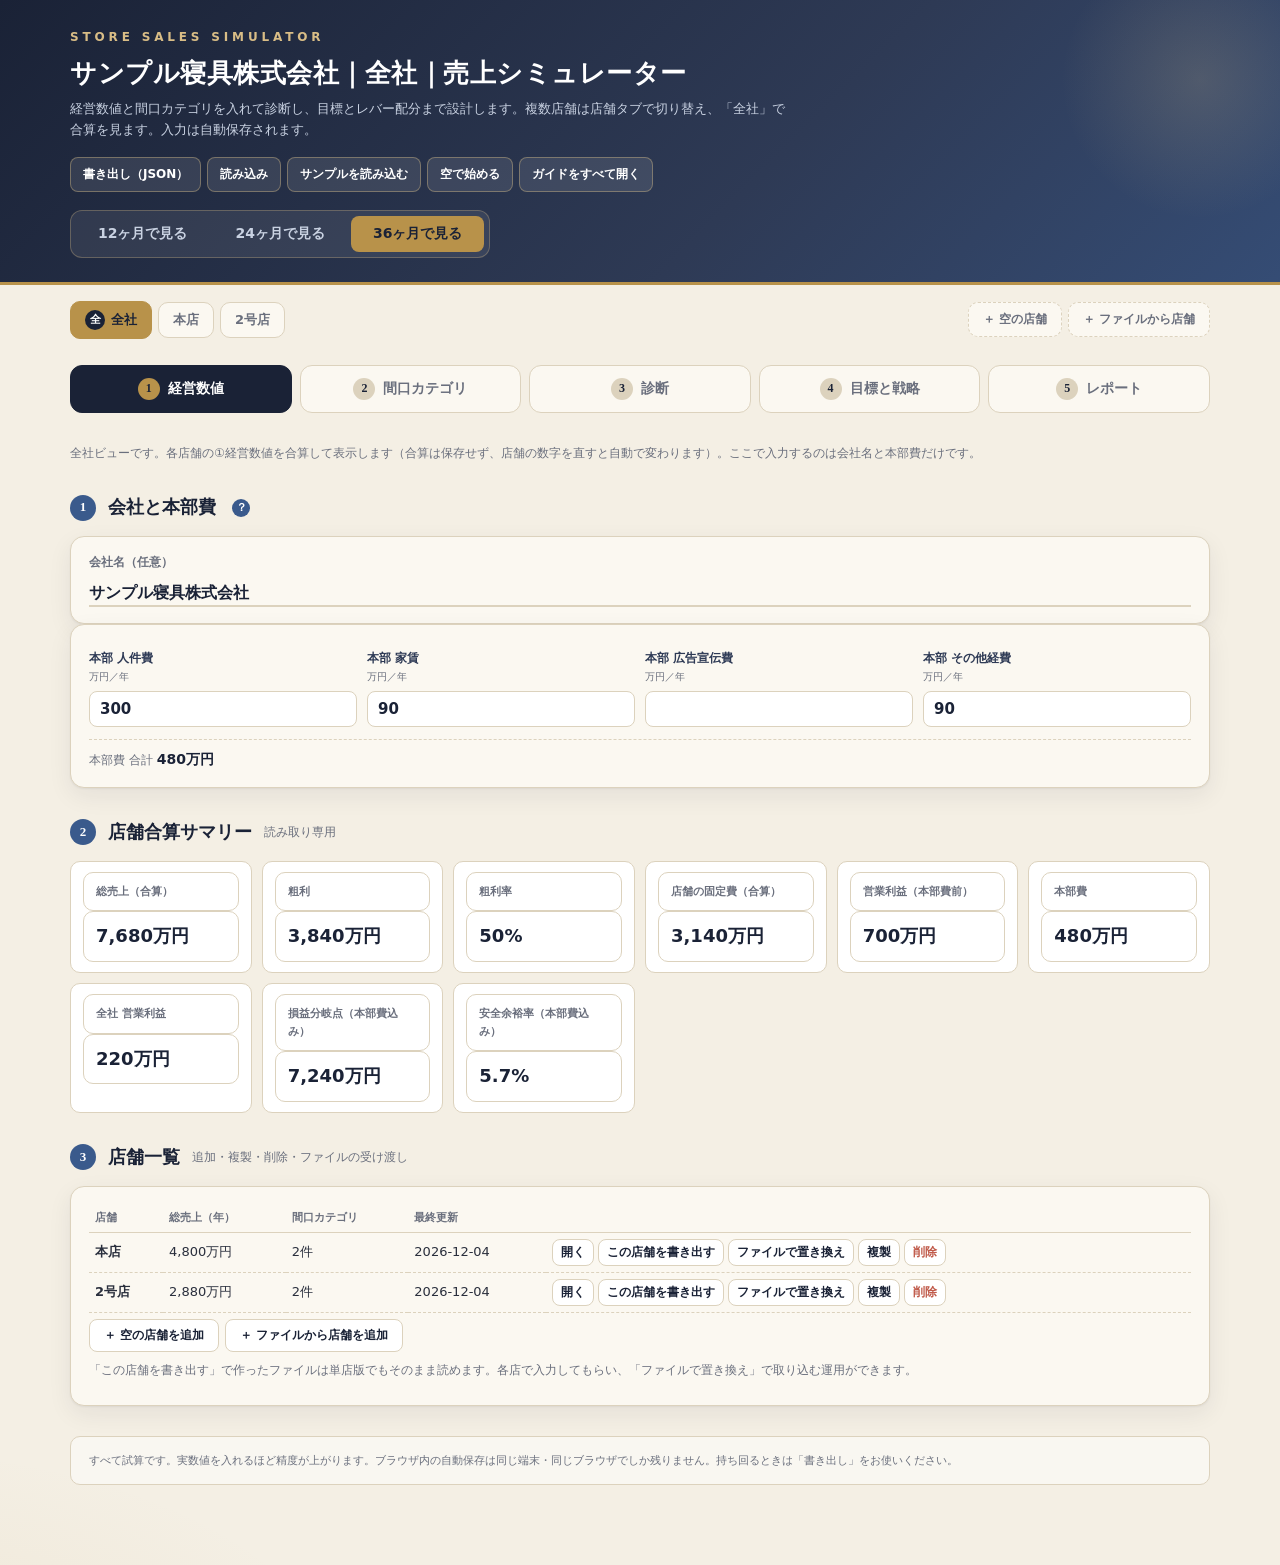
<file: index.html>
<!DOCTYPE html>
<html lang="ja">
<head>
<meta charset="UTF-8">
<meta name="viewport" content="width=device-width, initial-scale=1.0">
<title>店舗 売上シミュレーター</title>
<link rel="stylesheet" href="css/style.css">
<link rel="stylesheet" href="css/print.css">
</head>
<body>
<header class="site-head">
  <div class="wrap">
    <div class="eyebrow">STORE SALES SIMULATOR</div>
    <div class="head-row">
      <div>
        <h1 id="head-title">店舗 売上シミュレーター</h1>
        <p id="head-sub">経営数値と間口カテゴリを入れて診断し、目標とレバー配分まで設計します。複数店舗は店舗タブで切り替え、「全社」で合算を見ます。入力は自動保存されます。</p>
      </div>
      <div class="head-tools">
        <button type="button" class="tbtn" data-app="export">書き出し（JSON）</button>
        <label class="tbtn">読み込み<input type="file" id="import-file" accept="application/json,.json" hidden></label>
        <input type="file" id="store-file" accept="application/json,.json" hidden>
        <button type="button" class="tbtn" data-app="sample">サンプルを読み込む</button>
        <button type="button" class="tbtn" data-app="reset">空で始める</button>
        <button type="button" class="tbtn" data-app="guide">ガイドをすべて開く</button>
      </div>
    </div>
    <div class="periodbar" id="periodbar">
      <button type="button" data-p="1">12ヶ月で見る</button>
      <button type="button" data-p="2">24ヶ月で見る</button>
      <button type="button" data-p="3" class="active">36ヶ月で見る</button>
    </div>
    <div class="notice" id="storage-notice" hidden>自動保存が無効です（プライベートモード等）。「書き出し」でファイルに保存してください。</div>
  </div>
</header>
<nav class="storebar wrap" id="storebar" aria-label="店舗切替"></nav>
<nav class="stepper wrap" id="stepper" aria-label="ステップ">
  <button type="button" data-step="1" class="active"><span class="no">1</span>経営数値</button>
  <button type="button" data-step="2"><span class="no">2</span>間口カテゴリ</button>
  <button type="button" data-step="3"><span class="no">3</span>診断</button>
  <button type="button" data-step="4"><span class="no">4</span>目標と戦略</button>
  <button type="button" data-step="5"><span class="no">5</span>レポート</button>
</nav>
<main class="wrap">
  <section class="step-panel" id="panel-1" data-step="1"></section>
  <section class="step-panel" id="panel-2" data-step="2" hidden></section>
  <section class="step-panel" id="panel-3" data-step="3" hidden></section>
  <section class="step-panel" id="panel-4" data-step="4" hidden></section>
  <section class="step-panel" id="panel-5" data-step="5" hidden></section>
  <div class="footnote">すべて試算です。実数値を入れるほど精度が上がります。ブラウザ内の自動保存は同じ端末・同じブラウザでしか残りません。持ち回るときは「書き出し」をお使いください。</div>
</main>
<div class="floatp hide" id="floatp">
  <div class="fpl">期間切替</div>
  <div class="fprow">
    <button type="button" data-p="1">12ヶ月</button>
    <button type="button" data-p="2">24ヶ月</button>
    <button type="button" data-p="3" class="active">36ヶ月</button>
  </div>
</div>
<script src="js/state.js"></script>
<script src="js/calc.js"></script>
<script src="js/analysis.js"></script>
<script src="js/paste.js"></script>
<script src="js/tactics.js"></script>
<script src="js/ui-util.js"></script>
<script src="js/ui-mgmt.js"></script>
<script src="js/ui-input.js"></script>
<script src="js/ui-diagnosis.js"></script>
<script src="js/ui-plan.js"></script>
<script src="js/ui-report.js"></script>
<script src="js/ui-company.js"></script>
<script src="js/ui-company-diag.js"></script>
<script src="js/ui-company-plan.js"></script>
<script src="js/app.js"></script>
</body>
</html>
</file>
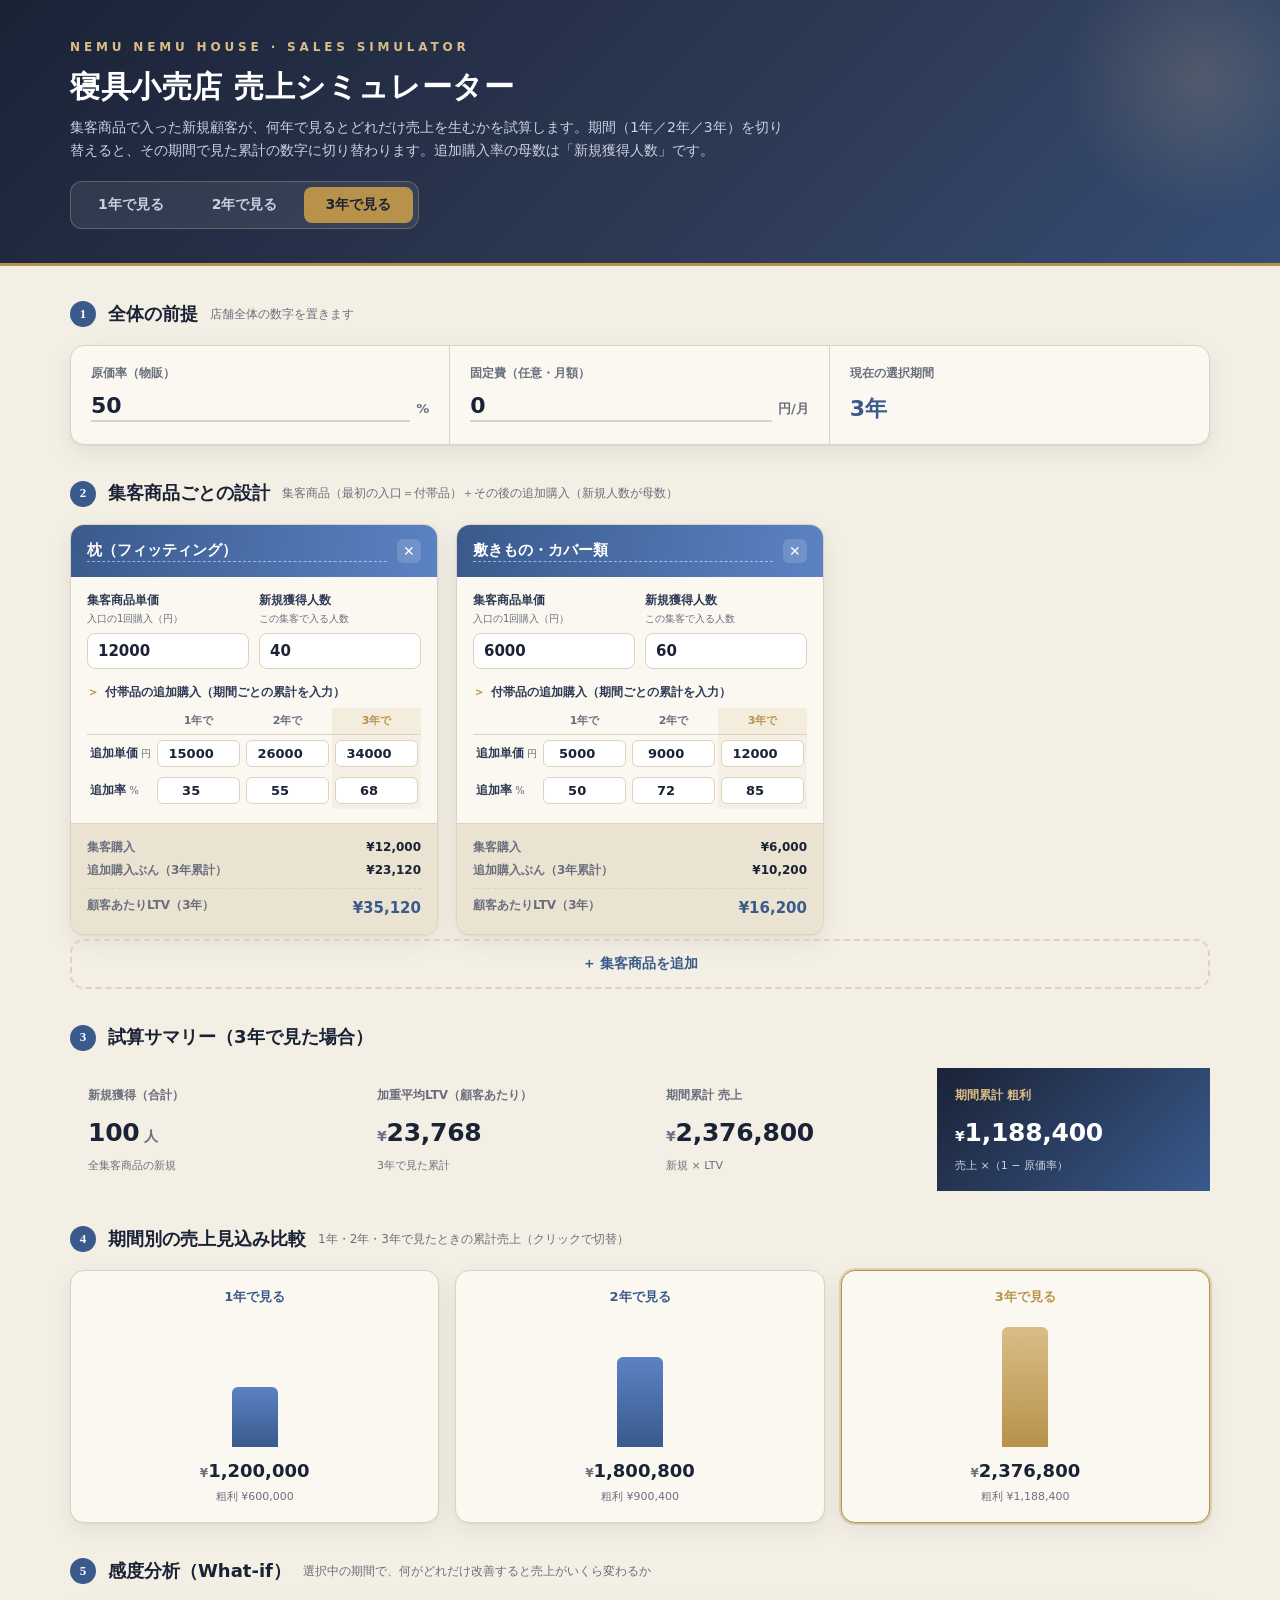
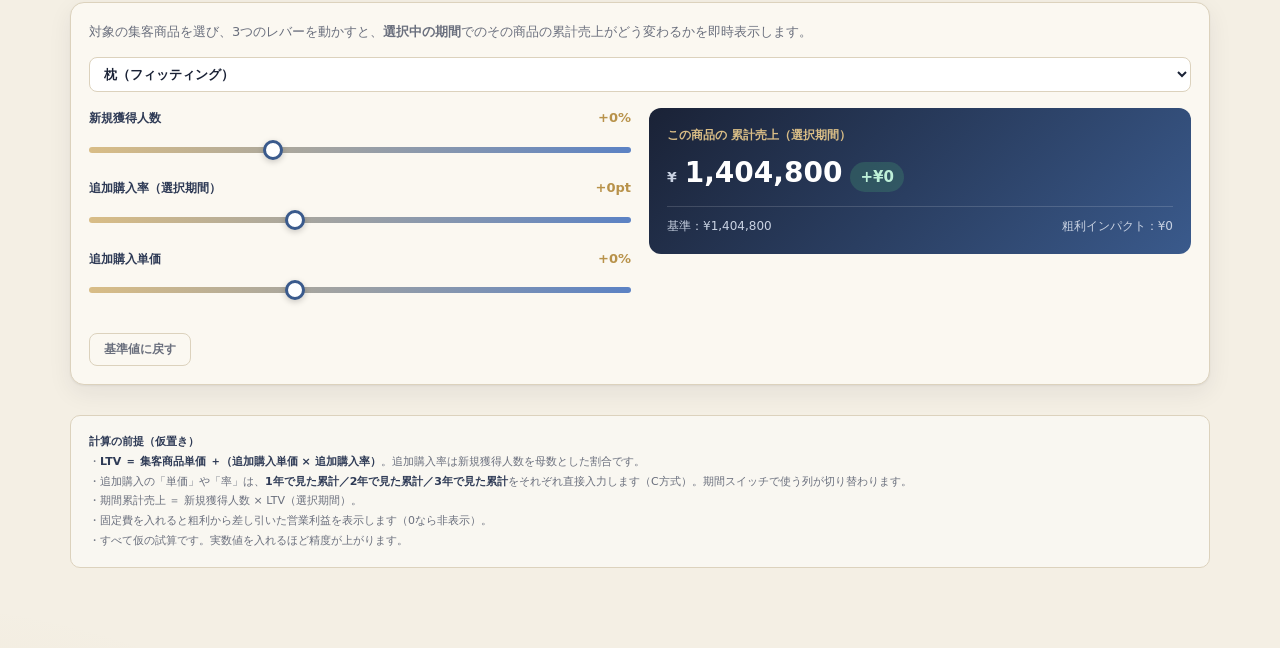
<file: docs/legacy/index-v1.html>
<!DOCTYPE html>
<html lang="ja">
<head>
<meta charset="UTF-8">
<meta name="viewport" content="width=device-width, initial-scale=1.0">
<title>寝具小売店 売上シミュレーター｜ねむねむはうす</title>
<style>
  :root{
    --ink:#1a2236;--ink-soft:#2e3a55;--indigo:#3a5a8c;--indigo-bright:#5b82c4;
    --gold:#b8924a;--gold-soft:#d9bd86;--washi:#f4efe4;--washi-deep:#ebe3d2;
    --card:#fbf8f1;--line:#dcd2bd;--text:#2a2f3d;--text-soft:#6a6f7d;
    --good:#3f8a6e;--bad:#c05a4a;
    --shadow:0 1px 2px rgba(26,34,54,.06),0 8px 24px rgba(26,34,54,.07);
  }
  *{box-sizing:border-box;margin:0;padding:0}
  body{
    font-family:"Hiragino Kaku Gothic ProN","Hiragino Sans","Yu Gothic",system-ui,sans-serif;
    background:
      radial-gradient(1200px 600px at 80% -10%, rgba(91,130,196,.10), transparent 60%),
      radial-gradient(900px 500px at -10% 110%, rgba(184,146,74,.10), transparent 55%),
      var(--washi);
    color:var(--text);line-height:1.6;padding:0 0 80px;
  }
  .wrap{max-width:1180px;margin:0 auto;padding:0 20px}
  header{
    background:linear-gradient(135deg,var(--ink) 0%,var(--ink-soft) 60%,var(--indigo) 130%);
    color:#fff;padding:38px 0 34px;margin-bottom:30px;border-bottom:3px solid var(--gold);
    position:relative;overflow:hidden;
  }
  header::after{content:"";position:absolute;right:-60px;top:-60px;width:280px;height:280px;
    background:radial-gradient(circle,rgba(217,189,134,.18),transparent 70%);border-radius:50%}
  .eyebrow{font-size:12px;letter-spacing:.32em;color:var(--gold-soft);font-weight:700;margin-bottom:10px}
  header h1{font-size:30px;font-weight:800;letter-spacing:.02em;line-height:1.3}
  header p{color:#c9d2e2;font-size:14px;margin-top:10px;max-width:720px}
  .periodbar{display:inline-flex;gap:4px;margin-top:20px;background:rgba(255,255,255,.08);padding:5px;border-radius:12px;border:1px solid rgba(217,189,134,.3)}
  .periodbar button{background:transparent;border:none;color:#c9d2e2;font-weight:800;font-size:14px;
    padding:9px 22px;border-radius:8px;cursor:pointer;font-family:inherit;transition:.15s}
  .periodbar button.active{background:var(--gold);color:var(--ink)}
  .periodbar button:not(.active):hover{color:#fff}
  .sec-title{display:flex;align-items:center;gap:12px;margin:34px 0 16px;flex-wrap:wrap}
  .sec-title .no{font-family:"Times New Roman",serif;font-size:13px;font-weight:700;color:#fff;
    background:var(--indigo);width:26px;height:26px;border-radius:50%;display:grid;place-items:center;flex:none}
  .sec-title h2{font-size:18px;font-weight:800;color:var(--ink)}
  .sec-title .hint{font-size:12px;color:var(--text-soft)}
  .card{background:var(--card);border:1px solid var(--line);border-radius:14px;box-shadow:var(--shadow)}
  .globals{display:grid;grid-template-columns:repeat(3,1fr);overflow:hidden}
  .gbox{padding:18px 20px;border-right:1px solid var(--line)}
  .gbox:last-child{border-right:none}
  .gbox label{display:block;font-size:12px;color:var(--text-soft);font-weight:700;margin-bottom:8px}
  .gbox .row{display:flex;align-items:baseline;gap:6px}
  .gbox input{width:100%;font-size:22px;font-weight:800;color:var(--ink);border:none;background:transparent;
    border-bottom:2px solid var(--line);padding:2px 0;font-family:inherit}
  .gbox input:focus{outline:none;border-bottom-color:var(--gold)}
  .gbox .unit{font-size:13px;color:var(--text-soft);font-weight:700;flex:none}
  .products{display:grid;grid-template-columns:repeat(auto-fill,minmax(360px,1fr));gap:18px}
  .pcard{padding:0;overflow:hidden;display:flex;flex-direction:column}
  .pcard-head{background:linear-gradient(100deg,var(--indigo),var(--indigo-bright));padding:14px 16px;display:flex;align-items:center;gap:10px}
  .pcard-head .pname{flex:1;font-size:15px;font-weight:800;color:#fff;background:transparent;border:none;
    border-bottom:1px dashed rgba(255,255,255,.5);font-family:inherit;padding:2px 0}
  .pcard-head .pname:focus{outline:none;border-bottom-color:#fff}
  .del{background:rgba(255,255,255,.15);border:none;color:#fff;width:24px;height:24px;border-radius:6px;
    cursor:pointer;font-size:14px;line-height:1;flex:none;transition:.15s}
  .del:hover{background:rgba(192,90,74,.85)}
  .pcard-body{padding:14px 16px 16px}
  .basebox{display:grid;grid-template-columns:1fr 1fr;gap:10px;margin-bottom:14px}
  .field>.flabel{font-size:12px;font-weight:700;color:var(--ink-soft);margin-bottom:6px;display:block}
  .field>.flabel .q{color:var(--text-soft);font-weight:500;font-size:10px;display:block;margin-top:1px}
  .inp{width:100%;font-size:15px;font-weight:700;color:var(--ink);border:1px solid var(--line);
    border-radius:8px;padding:8px 10px;background:#fff;font-family:inherit}
  .inp:focus{outline:none;border-color:var(--gold);box-shadow:0 0 0 3px rgba(184,146,74,.15)}
  .subttl{font-size:12px;font-weight:800;color:var(--ink-soft);margin:6px 0 6px;display:flex;align-items:center;gap:6px}
  .subttl::before{content:"＞";color:var(--gold);font-weight:800}
  .yrtable{width:100%;border-collapse:collapse}
  .yrtable th{font-size:11px;color:var(--text-soft);font-weight:700;padding:4px 4px;text-align:center;border-bottom:1px solid var(--line)}
  .yrtable th:first-child{text-align:left}
  .yrtable th.activecol{color:var(--gold);background:rgba(184,146,74,.12)}
  .yrtable td{padding:5px 3px;text-align:center}
  .yrtable td:first-child{text-align:left;font-size:12px;font-weight:700;color:var(--ink-soft);white-space:nowrap}
  .yrtable td.activecol{background:rgba(184,146,74,.08)}
  .yrtable input{width:100%;font-size:13px;font-weight:700;color:var(--ink);text-align:center;
    border:1px solid var(--line);border-radius:6px;padding:5px 2px;background:#fff;font-family:inherit}
  .yrtable input:focus{outline:none;border-color:var(--gold)}
  .yrtable .note{font-size:10px;color:var(--text-soft);font-weight:500}
  .pltv{background:var(--washi-deep);margin:14px -16px -16px;padding:12px 16px;border-top:1px solid var(--line)}
  .pltv .pltv-row{display:flex;justify-content:space-between;font-size:12px;padding:2px 0}
  .pltv .pltv-row span:first-child{color:var(--text-soft);font-weight:600}
  .pltv .pltv-row span:last-child{font-weight:800;color:var(--ink)}
  .pltv .pltv-total{border-top:1px dashed var(--line);margin-top:6px;padding-top:7px}
  .pltv .pltv-total span:last-child{color:var(--indigo);font-size:15px}
  .addbtn{width:100%;padding:14px;border:2px dashed var(--line);background:transparent;border-radius:14px;
    color:var(--indigo);font-weight:800;font-size:14px;cursor:pointer;transition:.15s;font-family:inherit;margin-top:4px}
  .addbtn:hover{border-color:var(--gold);background:rgba(184,146,74,.06)}
  .kpis{display:grid;grid-template-columns:repeat(4,1fr);gap:16px}
  .kpi{padding:18px 18px 16px;position:relative;overflow:hidden}
  .kpi .klab{font-size:12px;color:var(--text-soft);font-weight:700;margin-bottom:8px}
  .kpi .kval{font-size:25px;font-weight:800;color:var(--ink);letter-spacing:-.01em}
  .kpi .kval .yen{font-size:14px;color:var(--text-soft);font-weight:700}
  .kpi .ksub{font-size:11px;color:var(--text-soft);margin-top:4px}
  .kpi.accent{background:linear-gradient(135deg,var(--ink),var(--indigo));border-color:var(--ink)}
  .kpi.accent .klab{color:var(--gold-soft)}
  .kpi.accent .kval,.kpi.accent .kval .yen{color:#fff}
  .kpi.accent .ksub{color:#c9d2e2}
  .cmpbars{display:grid;grid-template-columns:1fr 1fr 1fr;gap:16px}
  .cbar{padding:16px;text-align:center;position:relative}
  .cbar.active{border-color:var(--gold);box-shadow:0 0 0 2px rgba(184,146,74,.3),var(--shadow)}
  .cbar .cl{font-size:13px;font-weight:800;color:var(--indigo);margin-bottom:10px}
  .cbar.active .cl{color:var(--gold)}
  .barwrap{height:130px;display:flex;align-items:flex-end;justify-content:center;margin-bottom:10px}
  .bcol{width:46px;border-radius:6px 6px 0 0;background:linear-gradient(var(--indigo-bright),var(--indigo));transition:height .4s ease;min-height:2px}
  .cbar.active .bcol{background:linear-gradient(var(--gold-soft),var(--gold))}
  .cbar .cv{font-size:18px;font-weight:800;color:var(--ink)}
  .cbar .cv .yen{font-size:12px;color:var(--text-soft)}
  .cbar .csub{font-size:11px;color:var(--text-soft);margin-top:2px}
  .sens-intro{font-size:13px;color:var(--text-soft);margin-bottom:14px;line-height:1.7}
  .sctrl{padding:18px}
  .sselect{width:100%;padding:8px 10px;border:1px solid var(--line);border-radius:8px;font-family:inherit;
    font-size:13px;font-weight:700;color:var(--ink);background:#fff;margin-bottom:16px}
  .sens-grid{display:grid;grid-template-columns:1fr 1fr;gap:18px}
  .slider-row{margin-bottom:18px}
  .slider-row .sl-top{display:flex;justify-content:space-between;align-items:baseline;margin-bottom:6px}
  .slider-row .sl-name{font-size:12px;font-weight:700;color:var(--ink-soft)}
  .slider-row .sl-val{font-size:13px;font-weight:800;color:var(--gold)}
  input[type=range]{-webkit-appearance:none;width:100%;height:6px;border-radius:6px;
    background:linear-gradient(90deg,var(--gold-soft),var(--indigo-bright));outline:none}
  input[type=range]::-webkit-slider-thumb{-webkit-appearance:none;width:20px;height:20px;border-radius:50%;
    background:#fff;border:3px solid var(--indigo);cursor:pointer;box-shadow:0 2px 6px rgba(0,0,0,.2)}
  input[type=range]::-moz-range-thumb{width:20px;height:20px;border-radius:50%;background:#fff;border:3px solid var(--indigo);cursor:pointer}
  .impact{background:linear-gradient(135deg,var(--ink),var(--indigo));border-radius:12px;padding:18px;color:#fff}
  .impact .il{font-size:12px;color:var(--gold-soft);font-weight:700;margin-bottom:6px}
  .impact .iv{font-size:28px;font-weight:800;display:flex;align-items:baseline;gap:8px;flex-wrap:wrap}
  .impact .iv .yen{font-size:14px;color:#c9d2e2;font-weight:700}
  .impact .iv .delta{font-size:15px;padding:3px 10px;border-radius:20px;font-weight:800}
  .impact .iv .delta.up{background:rgba(63,138,110,.35);color:#bdf0d8}
  .impact .iv .delta.down{background:rgba(192,90,74,.35);color:#f5c8bf}
  .impact .icompare{font-size:12px;color:#c9d2e2;margin-top:10px;display:flex;justify-content:space-between;border-top:1px solid rgba(255,255,255,.15);padding-top:10px}
  .sreset{background:transparent;border:1px solid var(--line);color:var(--text-soft);font-size:12px;font-weight:700;padding:7px 14px;border-radius:8px;cursor:pointer;font-family:inherit;margin-top:14px}
  .sreset:hover{border-color:var(--gold);color:var(--ink)}
  .footnote{font-size:11px;color:var(--text-soft);margin-top:30px;line-height:1.8;padding:16px 18px;background:rgba(255,255,255,.5);border-radius:10px;border:1px solid var(--line)}
  .footnote b{color:var(--ink-soft)}
  .floatp{position:fixed;right:18px;bottom:18px;z-index:50;background:rgba(26,34,54,.94);
    backdrop-filter:blur(6px);border:1px solid var(--gold);border-radius:14px;padding:8px;
    box-shadow:0 8px 30px rgba(0,0,0,.28);display:flex;flex-direction:column;gap:6px;
    transition:opacity .25s,transform .25s}
  .floatp .fpl{font-size:10px;color:var(--gold-soft);font-weight:700;text-align:center;letter-spacing:.1em;margin-bottom:1px}
  .floatp .fprow{display:flex;gap:5px}
  .floatp button{background:rgba(255,255,255,.08);border:none;color:#c9d2e2;font-weight:800;
    font-size:13px;padding:8px 12px;border-radius:8px;cursor:pointer;font-family:inherit;transition:.15s;min-width:46px}
  .floatp button.active{background:var(--gold);color:var(--ink)}
  .floatp button:not(.active):hover{color:#fff;background:rgba(255,255,255,.16)}
  .floatp.hide{opacity:0;transform:translateY(12px);pointer-events:none}
  @media(max-width:880px){.floatp{right:12px;bottom:12px}.floatp button{padding:9px 14px}}
  @media(max-width:880px){
    .globals{grid-template-columns:1fr}.gbox{border-right:none;border-bottom:1px solid var(--line)}
    .gbox:last-child{border-bottom:none}
    .kpis{grid-template-columns:1fr 1fr}.cmpbars{grid-template-columns:1fr}.sens-grid{grid-template-columns:1fr}
    .basebox{grid-template-columns:1fr}
  }
</style>
</head>
<body>
<header>
  <div class="wrap">
    <div class="eyebrow">NEMU NEMU HOUSE · SALES SIMULATOR</div>
    <h1>寝具小売店 売上シミュレーター</h1>
    <p>集客商品で入った新規顧客が、何年で見るとどれだけ売上を生むかを試算します。期間（1年／2年／3年）を切り替えると、その期間で見た累計の数字に切り替わります。追加購入率の母数は「新規獲得人数」です。</p>
    <div class="periodbar" id="periodbar">
      <button data-p="1">1年で見る</button>
      <button data-p="2">2年で見る</button>
      <button data-p="3" class="active">3年で見る</button>
    </div>
  </div>
</header>
<div class="wrap">
  <div class="sec-title"><span class="no">1</span><h2>全体の前提</h2><span class="hint">店舗全体の数字を置きます</span></div>
  <div class="card globals">
    <div class="gbox"><label>原価率（物販）</label>
      <div class="row"><input type="number" id="g_cogs" value="50" step="1"><span class="unit">%</span></div></div>
    <div class="gbox"><label>固定費（任意・月額）</label>
      <div class="row"><input type="number" id="g_fixed" value="0" step="10000"><span class="unit">円/月</span></div></div>
    <div class="gbox"><label>現在の選択期間</label>
      <div class="row"><span id="g_period_show" style="font-size:22px;font-weight:800;color:var(--indigo)">3年</span></div></div>
  </div>
  <div class="sec-title"><span class="no">2</span><h2>集客商品ごとの設計</h2>
    <span class="hint">集客商品（最初の入口＝付帯品）＋その後の追加購入（新規人数が母数）</span></div>
  <div class="products" id="products"></div>
  <button class="addbtn" id="addProduct">＋ 集客商品を追加</button>
  <div class="sec-title"><span class="no">3</span><h2>試算サマリー（<span id="sum_period">3年</span>で見た場合）</h2></div>
  <div class="kpis">
    <div class="kpi"><div class="klab">新規獲得（合計）</div>
      <div class="kval"><span id="k_new">0</span><span class="yen"> 人</span></div>
      <div class="ksub">全集客商品の新規</div></div>
    <div class="kpi"><div class="klab">加重平均LTV（顧客あたり）</div>
      <div class="kval"><span class="yen">¥</span><span id="k_ltv">0</span></div>
      <div class="ksub" id="k_ltv_sub">集客＋追加購入の累計</div></div>
    <div class="kpi"><div class="klab">期間累計 売上</div>
      <div class="kval"><span class="yen">¥</span><span id="k_rev">0</span></div>
      <div class="ksub">新規 × LTV</div></div>
    <div class="kpi accent"><div class="klab">期間累計 粗利</div>
      <div class="kval"><span class="yen">¥</span><span id="k_gp">0</span></div>
      <div class="ksub" id="k_gp_sub">売上 ×（1 − 原価率）</div></div>
  </div>
  <div class="sec-title"><span class="no">4</span><h2>期間別の売上見込み比較</h2>
    <span class="hint">1年・2年・3年で見たときの累計売上（クリックで切替）</span></div>
  <div class="cmpbars" id="cmpbars"></div>
  <div class="sec-title"><span class="no">5</span><h2>感度分析（What-if）</h2>
    <span class="hint">選択中の期間で、何がどれだけ改善すると売上がいくら変わるか</span></div>
  <div class="card sctrl">
    <p class="sens-intro">対象の集客商品を選び、3つのレバーを動かすと、<b>選択中の期間</b>でのその商品の累計売上がどう変わるかを即時表示します。</p>
    <select class="sselect" id="sensTarget"></select>
    <div class="sens-grid">
      <div>
        <div class="slider-row"><div class="sl-top"><span class="sl-name">新規獲得人数</span><span class="sl-val" id="sv_new">±0%</span></div>
          <input type="range" id="sl_new" min="-50" max="100" value="0" step="5"></div>
        <div class="slider-row"><div class="sl-top"><span class="sl-name">追加購入率（選択期間）</span><span class="sl-val" id="sv_ret">±0pt</span></div>
          <input type="range" id="sl_ret" min="-30" max="50" value="0" step="1"></div>
        <div class="slider-row"><div class="sl-top"><span class="sl-name">追加購入単価</span><span class="sl-val" id="sv_aov">±0%</span></div>
          <input type="range" id="sl_aov" min="-30" max="50" value="0" step="1"></div>
        <button class="sreset" id="sensReset">基準値に戻す</button>
      </div>
      <div>
        <div class="impact">
          <div class="il">この商品の 累計売上（選択期間）</div>
          <div class="iv"><span class="yen">¥</span><span id="sens_after">0</span><span class="delta up" id="sens_delta">±0</span></div>
          <div class="icompare"><span>基準：¥<span id="sens_base">0</span></span><span>粗利インパクト：¥<span id="sens_gp">0</span></span></div>
        </div>
      </div>
    </div>
  </div>
  <div class="footnote">
    <b>計算の前提（仮置き）</b><br>
    ・<b>LTV ＝ 集客商品単価 ＋（追加購入単価 × 追加購入率）</b>。追加購入率は新規獲得人数を母数とした割合です。<br>
    ・追加購入の「単価」や「率」は、<b>1年で見た累計／2年で見た累計／3年で見た累計</b>をそれぞれ直接入力します（C方式）。期間スイッチで使う列が切り替わります。<br>
    ・期間累計売上 ＝ 新規獲得人数 × LTV（選択期間）。<br>
    ・固定費を入れると粗利から差し引いた営業利益を表示します（0なら非表示）。<br>
    ・すべて仮の試算です。実数値を入れるほど精度が上がります。
  </div>
</div>

<div class="floatp hide" id="floatp">
  <div class="fpl">期間切替</div>
  <div class="fprow">
    <button data-p="1">1年</button>
    <button data-p="2">2年</button>
    <button data-p="3" class="active">3年</button>
  </div>
</div>
<script>
let products=[
  {name:"枕（フィッティング）", front:12000, new1:40, aov:[15000,26000,34000], ret:[35,55,68]},
  {name:"敷きもの・カバー類", front:6000, new1:60, aov:[5000,9000,12000], ret:[50,72,85]},
];
let period=3;
const fmt=n=>Math.round(n).toLocaleString('ja-JP');
const $=id=>document.getElementById(id);
const pIdx=()=>period-1;

function renderProducts(){
  const wrap=$('products');wrap.innerHTML='';
  products.forEach((p,i)=>{
    const el=document.createElement('div');el.className='card pcard';
    el.innerHTML=`
      <div class="pcard-head">
        <input class="pname" value="${p.name}" data-i="${i}" data-f="name">
        <button class="del" data-del="${i}">✕</button>
      </div>
      <div class="pcard-body">
        <div class="basebox">
          <div class="field"><span class="flabel">集客商品単価<span class="q">入口の1回購入（円）</span></span>
            <input class="inp" type="number" value="${p.front}" data-i="${i}" data-f="front"></div>
          <div class="field"><span class="flabel">新規獲得人数<span class="q">この集客で入る人数</span></span>
            <input class="inp" type="number" value="${p.new1}" data-i="${i}" data-f="new1"></div>
        </div>
        <div class="subttl">付帯品の追加購入（期間ごとの累計を入力）</div>
        <table class="yrtable">
          <tr><th></th><th class="col0">1年で</th><th class="col1">2年で</th><th class="col2">3年で</th></tr>
          <tr><td>追加単価<span class="note"> 円</span></td>
            ${[0,1,2].map(y=>`<td class="cell-${y}"><input type="number" value="${p.aov[y]}" data-i="${i}" data-f="aov" data-y="${y}"></td>`).join('')}</tr>
          <tr><td>追加率<span class="note"> %</span></td>
            ${[0,1,2].map(y=>`<td class="cell-${y}"><input type="number" value="${p.ret[y]}" data-i="${i}" data-f="ret" data-y="${y}"></td>`).join('')}</tr>
        </table>
        <div class="pltv" id="pltv-${i}"></div>
      </div>`;
    wrap.appendChild(el);
  });
  bindInputs();highlightCol();renderSensTarget();recompute();
}
function highlightCol(){
  document.querySelectorAll('.yrtable th,.yrtable td').forEach(c=>c.classList.remove('activecol'));
  document.querySelectorAll('.col'+pIdx()).forEach(c=>c.classList.add('activecol'));
  document.querySelectorAll('.cell-'+pIdx()).forEach(c=>c.classList.add('activecol'));
}
function bindInputs(){
  document.querySelectorAll('[data-f]').forEach(inp=>{
    inp.oninput=e=>{
      const i=+e.target.dataset.i,f=e.target.dataset.f;
      if(f==='name'){products[i].name=e.target.value;renderSensTarget();}
      else if(f==='front'){products[i].front=+e.target.value||0;}
      else if(f==='new1'){products[i].new1=+e.target.value||0;}
      else{const y=+e.target.dataset.y;products[i][f][y]=+e.target.value||0;}
      recompute();
    };
  });
  document.querySelectorAll('[data-del]').forEach(b=>{
    b.onclick=e=>{products.splice(+e.target.dataset.del,1);renderProducts();};
  });
}
function calcProduct(p,per,opts={}){
  const idx=per-1;
  const mNew=opts.mNew??1, mAov=opts.mAov??1, dRet=opts.dRet??0;
  const newN=p.new1*mNew;
  const front=p.front;
  const subAov=p.aov[idx]*mAov;
  const subRet=Math.max(0,(p.ret[idx]+dRet))/100;
  const ltv=front + subAov*subRet;
  const total=newN*ltv;
  return {newN,ltv,total,front,subPart:subAov*subRet};
}
function recompute(){
  const cogs=(+$('g_cogs').value||0)/100;
  const fixedTotal=(+$('g_fixed').value||0)*12*period;
  let totNew=0,totRev=0,totLtvW=0;
  products.forEach((p,i)=>{
    const r=calcProduct(p,period);
    totNew+=r.newN;totRev+=r.total;totLtvW+=r.ltv*r.newN;
    const box=$('pltv-'+i);
    if(box){
      box.innerHTML=
        `<div class="pltv-row"><span>集客購入</span><span>¥${fmt(r.front)}</span></div>`+
        `<div class="pltv-row"><span>追加購入ぶん（${period}年累計）</span><span>¥${fmt(r.subPart)}</span></div>`+
        `<div class="pltv-row pltv-total"><span>顧客あたりLTV（${period}年）</span><span>¥${fmt(r.ltv)}</span></div>`;
    }
  });
  const wLtv=totNew>0?totLtvW/totNew:0;
  const gp=totRev*(1-cogs);
  $('k_new').textContent=fmt(totNew);
  $('k_ltv').textContent=fmt(wLtv);
  $('k_ltv_sub').textContent=period+'年で見た累計';
  $('k_rev').textContent=fmt(totRev);
  $('k_gp').textContent=fmt(gp);
  if(fixedTotal>0){
    $('k_gp_sub').innerHTML=`粗利 ¥${fmt(gp)} − 固定費 ¥${fmt(fixedTotal)}<br><b style="color:#fff">営業利益 ¥${fmt(gp-fixedTotal)}</b>`;
  }else{$('k_gp_sub').textContent='売上 ×（1 − 原価率）';}
  const totals=[1,2,3].map(per=>products.reduce((s,p)=>s+calcProduct(p,per).total,0));
  const maxT=Math.max(...totals,1);
  const cb=$('cmpbars');cb.innerHTML='';
  [1,2,3].forEach((per,k)=>{
    const h=Math.max(2,(totals[k]/maxT)*120);
    cb.innerHTML+=`
      <div class="card cbar ${per===period?'active':''}" data-setp="${per}" style="cursor:pointer">
        <div class="cl">${per}年で見る</div>
        <div class="barwrap"><div class="bcol" style="height:${h}px"></div></div>
        <div class="cv"><span class="yen">¥</span>${fmt(totals[k])}</div>
        <div class="csub">粗利 ¥${fmt(totals[k]*(1-cogs))}</div>
      </div>`;
  });
  document.querySelectorAll('[data-setp]').forEach(c=>c.onclick=()=>setPeriod(+c.dataset.setp));
  $('g_period_show').textContent=period+'年';
  $('sum_period').textContent=period+'年';
  recomputeSens();
}
function setPeriod(p){
  period=p;
  document.querySelectorAll('#periodbar button, #floatp button').forEach(b=>b.classList.toggle('active',+b.dataset.p===p));
  highlightCol();recompute();
}
function renderSensTarget(){
  const sel=$('sensTarget');const cur=sel.value;
  sel.innerHTML=products.map((p,i)=>`<option value="${i}">${p.name||'（無名）'}</option>`).join('');
  if(cur&&+cur<products.length)sel.value=cur;
}
function recomputeSens(){
  const i=+$('sensTarget').value||0;const p=products[i];if(!p)return;
  const cogs=(+$('g_cogs').value||0)/100;
  const mNew=1+(+$('sl_new').value)/100;
  const mAov=1+(+$('sl_aov').value)/100;
  const dRet=+$('sl_ret').value;
  const base=calcProduct(p,period);
  const after=calcProduct(p,period,{mNew,mAov,dRet});
  const delta=after.total-base.total;
  $('sv_new').textContent=(+$('sl_new').value>=0?'+':'')+$('sl_new').value+'%';
  $('sv_ret').textContent=(+$('sl_ret').value>=0?'+':'')+$('sl_ret').value+'pt';
  $('sv_aov').textContent=(+$('sl_aov').value>=0?'+':'')+$('sl_aov').value+'%';
  $('sens_base').textContent=fmt(base.total);
  $('sens_after').textContent=fmt(after.total);
  const d=$('sens_delta');
  d.textContent=(delta>=0?'+¥':'−¥')+fmt(Math.abs(delta));
  d.className='delta '+(delta>=0?'up':'down');
  $('sens_gp').textContent=fmt(delta*(1-cogs));
}
$('addProduct').onclick=()=>{products.push({name:"新しい集客商品",front:8000,new1:30,aov:[6000,9000,11000],ret:[30,45,55]});renderProducts();};
['g_cogs','g_fixed'].forEach(id=>$(id).oninput=recompute);
['sl_new','sl_ret','sl_aov'].forEach(id=>$(id).oninput=recomputeSens);
$('sensTarget').onchange=recomputeSens;
$('sensReset').onclick=()=>{['sl_new','sl_ret','sl_aov'].forEach(id=>$(id).value=0);recomputeSens();};
document.querySelectorAll('#periodbar button').forEach(b=>b.onclick=()=>setPeriod(+b.dataset.p));
document.querySelectorAll('#floatp button').forEach(b=>b.onclick=()=>setPeriod(+b.dataset.p));
const fp=$('floatp'),anchor=$('periodbar');
const io=new IntersectionObserver(es=>{es.forEach(e=>fp.classList.toggle('hide',e.isIntersecting));},{threshold:0});
io.observe(anchor);
renderProducts();
</script>
</body>
</html>
</file>
<file: css/style.css>
:root{
  --ink:#1a2236;--ink-soft:#2e3a55;--indigo:#3a5a8c;--indigo-bright:#5b82c4;
  --gold:#b8924a;--gold-soft:#d9bd86;--washi:#f4efe4;--washi-deep:#ebe3d2;
  --card:#fbf8f1;--line:#dcd2bd;--text:#2a2f3d;--text-soft:#6a6f7d;
  --good:#3f8a6e;--bad:#c05a4a;--warn:#c9a227;
  --shadow:0 1px 2px rgba(26,34,54,.06),0 8px 24px rgba(26,34,54,.07);
}
*{box-sizing:border-box;margin:0;padding:0}
body{font-family:"Hiragino Kaku Gothic ProN","Hiragino Sans","Yu Gothic",system-ui,sans-serif;
  background:radial-gradient(1200px 600px at 80% -10%,rgba(91,130,196,.10),transparent 60%),radial-gradient(900px 500px at -10% 110%,rgba(184,146,74,.10),transparent 55%),var(--washi);
  color:var(--text);line-height:1.6;padding:0 0 80px}
.wrap{max-width:1180px;margin:0 auto;padding:0 20px}
button,input,select,textarea{font-family:inherit}
.site-head{background:linear-gradient(135deg,var(--ink) 0%,var(--ink-soft) 60%,var(--indigo) 130%);color:#fff;padding:28px 0 24px;border-bottom:3px solid var(--gold);position:relative;overflow:hidden}
.site-head::after{content:"";position:absolute;right:-60px;top:-60px;width:280px;height:280px;background:radial-gradient(circle,rgba(217,189,134,.18),transparent 70%);border-radius:50%}
.eyebrow{font-size:12px;letter-spacing:.32em;color:var(--gold-soft);font-weight:700;margin-bottom:10px}
.head-row{display:flex;justify-content:space-between;gap:16px;flex-wrap:wrap;align-items:flex-start}
.site-head h1{font-size:26px;font-weight:800;letter-spacing:.02em;line-height:1.3}
.site-head p{color:#c9d2e2;font-size:13px;margin-top:8px;max-width:720px}
.head-tools{display:flex;gap:6px;flex-wrap:wrap}
.tbtn{background:rgba(255,255,255,.1);border:1px solid rgba(217,189,134,.4);color:#fff;font-size:12px;font-weight:700;padding:7px 12px;border-radius:8px;cursor:pointer;transition:.15s;display:inline-block}
.tbtn:hover{background:var(--gold);color:var(--ink)}
.periodbar{display:inline-flex;gap:4px;margin-top:18px;background:rgba(255,255,255,.08);padding:5px;border-radius:12px;border:1px solid rgba(217,189,134,.3)}
.periodbar button{background:transparent;border:none;color:#c9d2e2;font-weight:800;font-size:14px;padding:9px 22px;border-radius:8px;cursor:pointer;transition:.15s}
.periodbar button.active{background:var(--gold);color:var(--ink)}
.periodbar button:not(.active):hover{color:#fff}
.notice{margin-top:12px;background:rgba(192,90,74,.25);border:1px solid var(--bad);padding:8px 12px;border-radius:8px;font-size:12px}
.stepper{display:grid;grid-template-columns:repeat(5,1fr);gap:8px;margin:18px auto 22px;position:sticky;top:0;z-index:40;background:var(--washi);padding-top:8px;padding-bottom:8px}
.stepper button{background:var(--card);border:1px solid var(--line);border-radius:12px;padding:12px 10px;font-weight:800;font-size:14px;color:var(--text-soft);cursor:pointer;display:flex;align-items:center;justify-content:center;gap:8px;transition:.15s}
.stepper button .no{font-family:"Times New Roman",serif;font-size:12px;width:22px;height:22px;border-radius:50%;display:grid;place-items:center;background:var(--line);color:var(--ink)}
.stepper button.active{background:var(--ink);color:#fff;border-color:var(--ink)}
.stepper button.active .no{background:var(--gold);color:var(--ink)}
.sec-title{display:flex;align-items:center;gap:12px;margin:30px 0 14px;flex-wrap:wrap}
.sec-title .no{font-family:"Times New Roman",serif;font-size:13px;font-weight:700;color:#fff;background:var(--indigo);width:26px;height:26px;border-radius:50%;display:grid;place-items:center;flex:none}
.sec-title h2{font-size:18px;font-weight:800;color:var(--ink)}
.sec-title .hint{font-size:12px;color:var(--text-soft);display:flex;align-items:center;gap:6px}
.h3{font-size:14px;font-weight:800;color:var(--ink-soft);margin:14px 0 8px}
.card{background:var(--card);border:1px solid var(--line);border-radius:14px;box-shadow:var(--shadow)}
.card.pad{padding:16px 18px}
.globals{display:grid;grid-template-columns:repeat(auto-fit,minmax(220px,1fr));overflow:hidden}
.gbox{padding:16px 18px;border-right:1px solid var(--line)}
.gbox:last-child{border-right:none}
.gbox label{display:flex;align-items:center;gap:6px;font-size:12px;color:var(--text-soft);font-weight:700;margin-bottom:8px}
.gbox .row{display:flex;align-items:baseline;gap:6px}
.gbox input{width:100%;font-size:20px;font-weight:800;color:var(--ink);border:none;background:transparent;border-bottom:2px solid var(--line);padding:2px 0}
.gbox input[type=text]{font-size:16px}
.gbox input:focus{outline:none;border-bottom-color:var(--gold)}
.gbox .unit{font-size:13px;color:var(--text-soft);font-weight:700;flex:none}
.bigval{font-size:20px;font-weight:800;color:var(--indigo)}
.products{display:grid;grid-template-columns:repeat(auto-fill,minmax(360px,1fr));gap:18px}
.pcard{padding:0;overflow:hidden;display:flex;flex-direction:column}
.pcard-head{background:linear-gradient(100deg,var(--indigo),var(--indigo-bright));padding:12px 16px;display:flex;align-items:center;gap:10px}
.pcard-head .pname{flex:1;font-size:15px;font-weight:800;color:#fff;background:transparent;border:none;border-bottom:1px dashed rgba(255,255,255,.5);padding:2px 0}
.pcard-head .pname:focus{outline:none;border-bottom-color:#fff}
.pname-static{flex:1;font-size:15px;font-weight:800;color:#fff}
.del{background:rgba(255,255,255,.15);border:none;color:#fff;width:24px;height:24px;border-radius:6px;cursor:pointer;font-size:14px;line-height:1;flex:none;transition:.15s}
.del:hover{background:rgba(192,90,74,.85)}
.del.dark{background:var(--line);color:var(--ink)}
.pcard-body{padding:14px 16px 16px}
.basebox{display:grid;grid-template-columns:1fr 1fr;gap:10px;margin-bottom:12px}
.field>.flabel{font-size:12px;font-weight:700;color:var(--ink-soft);margin-bottom:6px;display:block}
.field>.flabel .q{color:var(--text-soft);font-weight:500;font-size:10px;display:block;margin-top:1px}
.flabel{font-size:12px;font-weight:700;color:var(--ink-soft);display:block;margin:8px 0 4px}
.inp,textarea{width:100%;font-size:15px;font-weight:700;color:var(--ink);border:1px solid var(--line);border-radius:8px;padding:8px 10px;background:#fff}
textarea{font-weight:500;font-size:13px;resize:vertical}
.inp:focus,textarea:focus{outline:none;border-color:var(--gold);box-shadow:0 0 0 3px rgba(184,146,74,.15)}
.inp:invalid,.yrtable input:invalid,.gbox input:invalid,.ltable td input:invalid{border-color:var(--bad);box-shadow:0 0 0 3px rgba(192,90,74,.12)}
.subttl{font-size:12px;font-weight:800;color:var(--ink-soft);margin:6px 0 6px;display:flex;align-items:center;gap:6px}
.subttl::before{content:"＞";color:var(--gold);font-weight:800}
.yrtable{width:100%;border-collapse:collapse;margin-bottom:8px}
.yrtable th{font-size:11px;color:var(--text-soft);font-weight:700;padding:4px;text-align:center;border-bottom:1px solid var(--line)}
.yrtable th:first-child{text-align:left}
.yrtable th.activecol{color:var(--gold);background:rgba(184,146,74,.12)}
.yrtable td{padding:5px 3px;text-align:center}
.yrtable td:first-child{text-align:left;font-size:12px;font-weight:700;color:var(--ink-soft);white-space:nowrap}
.yrtable td.activecol{background:rgba(184,146,74,.08)}
.yrtable input{width:100%;font-size:13px;font-weight:700;color:var(--ink);text-align:center;border:1px solid var(--line);border-radius:6px;padding:5px 2px;background:#fff}
.yrtable input:focus{outline:none;border-color:var(--gold)}
.yrtable .note{font-size:10px;color:var(--text-soft);font-weight:500}
details.opt{margin:8px 0;border-top:1px dashed var(--line);padding-top:8px}
details.opt>summary{font-size:12px;font-weight:700;color:var(--indigo);cursor:pointer}
details.opt>summary::marker{color:var(--gold)}
details.opt[open]>summary{margin-bottom:8px}
.pltv{background:var(--washi-deep);margin:12px -16px -16px;padding:12px 16px;border-top:1px solid var(--line)}
.pltv .pltv-row{display:flex;justify-content:space-between;font-size:12px;padding:2px 0}
.pltv .pltv-row span:first-child{color:var(--text-soft);font-weight:600}
.pltv .pltv-row span:last-child{font-weight:800;color:var(--ink)}
.pltv .pltv-total{border-top:1px dashed var(--line);margin-top:6px;padding-top:7px}
.pltv .pltv-total span:last-child{color:var(--indigo);font-size:15px}
.addbtn{width:100%;padding:14px;border:2px dashed var(--line);background:transparent;border-radius:14px;color:var(--indigo);font-weight:800;font-size:14px;cursor:pointer;transition:.15s;margin-top:14px}
.addbtn:hover{border-color:var(--gold);background:rgba(184,146,74,.06)}
.sbtn{background:#fff;border:1px solid var(--line);color:var(--ink);font-size:12px;font-weight:700;padding:7px 14px;border-radius:8px;cursor:pointer;margin:6px 6px 0 0}
.sbtn:hover{border-color:var(--gold)}
.sbtn.primary{background:var(--indigo);color:#fff;border-color:var(--indigo)}
.sbtn.danger{color:var(--bad)}
.optblock{margin-top:14px}
.optblock>summary{padding:14px 18px;font-weight:800;font-size:13px;color:var(--ink-soft);cursor:pointer}
.optblock>summary::marker{color:var(--gold)}
.optbody{padding:0 18px 16px}
.ltable{width:100%;border-collapse:collapse;font-size:13px}
.ltable th{font-size:11px;color:var(--text-soft);font-weight:700;text-align:left;padding:6px 6px;border-bottom:1px solid var(--line);white-space:nowrap}
.ltable td{padding:6px 6px;border-bottom:1px dashed var(--line);vertical-align:middle}
.ltable td input{width:100%;min-width:60px;border:1px solid var(--line);border-radius:6px;padding:5px 6px;font-size:13px;font-weight:700;color:var(--ink);background:#fff}
.ltable tr.worst td{background:rgba(192,90,74,.08);font-weight:800}
.note-p{font-size:12px;color:var(--text-soft);margin:8px 0;line-height:1.7}
.warnings{margin-top:10px}
ul.warn{list-style:none;background:rgba(201,162,39,.12);border:1px solid var(--warn);border-radius:10px;padding:10px 14px;font-size:12px;color:var(--ink-soft);margin:8px 0}
ul.warn li{padding:2px 0}
.warn-inline{font-size:12px;color:var(--bad);margin-top:4px}
details.guide{display:inline-block;vertical-align:middle;margin-left:4px;position:relative}
details.guide>summary{list-style:none;cursor:pointer;width:18px;height:18px;border-radius:50%;background:var(--indigo);color:#fff;font-size:11px;font-weight:800;display:inline-grid;place-items:center}
details.guide>summary::-webkit-details-marker{display:none}
details.guide>div{position:absolute;left:0;top:22px;z-index:30;width:280px;background:#fff;border:1px solid var(--line);border-radius:10px;padding:10px 12px;font-size:12px;font-weight:500;color:var(--text);box-shadow:var(--shadow);line-height:1.7}
body.guide-open details.guide{display:block;margin:6px 0}
body.guide-open details.guide>div{position:static;width:auto}
.kpis{display:grid;grid-template-columns:repeat(4,1fr);gap:16px;margin-bottom:16px}
.kpi{padding:18px 18px 16px;background:var(--card);border:1px solid var(--line);border-radius:14px;box-shadow:var(--shadow)}
.kpi .klab{font-size:12px;color:var(--text-soft);font-weight:700;margin-bottom:8px}
.kpi .kval{font-size:24px;font-weight:800;color:var(--ink)}
.kpi .kval .yen{font-size:14px;color:var(--text-soft);font-weight:700}
.kpi .ksub{font-size:11px;color:var(--text-soft);margin-top:4px}
.kpi.accent{background:linear-gradient(135deg,var(--ink),var(--indigo));border-color:var(--ink)}
.kpi.accent .klab{color:var(--gold-soft)}
.kpi.accent .kval,.kpi.accent .kval .yen{color:#fff}
.kpi.accent .ksub{color:#c9d2e2}
.quad{width:100%;max-width:640px;height:auto;display:block;margin:0 auto 12px}
.qbg{fill:#fff;stroke:var(--line)}
.qline{stroke:var(--gold);stroke-dasharray:4 4}
.qlab{font-size:11px;font-weight:700;fill:var(--text-soft)}
.qlab.end{text-anchor:end}
.qaxis{font-size:11px;fill:var(--ink-soft);text-anchor:middle;font-weight:700}
.qdot{fill-opacity:.75;stroke:#fff;stroke-width:2}
.qdot.core{fill:var(--good)}.qdot.entryOnly{fill:var(--warn)}.qdot.hidden{fill:var(--indigo-bright)}.qdot.review{fill:var(--bad)}.qdot.pending{fill:#9aa0ad}
.qname{font-size:11px;font-weight:800;fill:var(--ink);text-anchor:middle}
.tag{display:inline-block;padding:2px 8px;border-radius:12px;font-size:11px;font-weight:800;color:#fff;background:#9aa0ad}
.tag.core{background:var(--good)}.tag.entryOnly{background:var(--warn)}.tag.hidden{background:var(--indigo-bright)}.tag.review{background:var(--bad)}
.lev-grid{display:grid;grid-template-columns:repeat(auto-fill,minmax(280px,1fr));gap:14px;margin-bottom:14px}
.lev{padding:14px 16px}
.lev-name{font-weight:800;color:var(--ink);display:flex;justify-content:space-between;align-items:center;margin-bottom:6px}
.lev-top{font-size:13px;color:var(--ink-soft);margin-bottom:6px}
.lev-list{font-size:12px;color:var(--text-soft);padding-left:18px}
.lev-list li{display:flex;justify-content:space-between;padding:1px 0}
.impact{background:linear-gradient(135deg,var(--ink),var(--indigo));border-radius:12px;padding:18px;color:#fff}
.impact .il{font-size:12px;color:var(--gold-soft);font-weight:700;margin-bottom:6px}
.impact .iv{font-size:22px;font-weight:800;display:flex;align-items:baseline;gap:8px;flex-wrap:wrap}
.impact .iv .delta{font-size:15px;padding:3px 10px;border-radius:20px;font-weight:800}
.impact .iv .delta.up{background:rgba(63,138,110,.35);color:#bdf0d8}
.tm-row{padding:8px 0;border-bottom:1px dashed var(--line)}
.tm-name{font-weight:800;font-size:13px}
.tm-bar{display:flex;align-items:center;gap:8px;margin:4px 0}
.tm-fill{height:10px;background:linear-gradient(90deg,var(--gold-soft),var(--indigo-bright));border-radius:5px;min-width:4px}
.tm-touch{font-size:12px;color:var(--text-soft)}
ul.cm{padding-left:20px;font-size:13px;line-height:1.9}
.slider-row{margin-bottom:12px}
.slider-row .sl-top{display:flex;justify-content:space-between;align-items:baseline;margin-bottom:4px}
.slider-row .sl-name{font-size:12px;font-weight:700;color:var(--ink-soft)}
.slider-row .sl-val{font-size:13px;font-weight:800;color:var(--gold)}
input[type=range]{-webkit-appearance:none;width:100%;height:6px;border-radius:6px;background:linear-gradient(90deg,var(--gold-soft),var(--indigo-bright));outline:none}
input[type=range]::-webkit-slider-thumb{-webkit-appearance:none;width:20px;height:20px;border-radius:50%;background:#fff;border:3px solid var(--indigo);cursor:pointer;box-shadow:0 2px 6px rgba(0,0,0,.2)}
input[type=range]::-moz-range-thumb{width:20px;height:20px;border-radius:50%;background:#fff;border:3px solid var(--indigo);cursor:pointer}
.gapbox{display:flex;gap:16px;flex-wrap:wrap;font-weight:800;font-size:14px;margin-bottom:10px}
.gapbox .gap{color:var(--bad)}.gapbox .ok{color:var(--good)}
.ltable td.gap{color:var(--bad);font-weight:800}.ltable td.ok{color:var(--good);font-weight:800}
.reach{display:flex;align-items:center;gap:10px}
.reach-bar{flex:1;height:12px;background:var(--washi-deep);border-radius:6px;overflow:hidden}
.reach-fill{height:100%;background:linear-gradient(90deg,var(--gold-soft),var(--gold));width:0;transition:width .3s}
.reach-fill.ok{background:var(--good)}
.sc-tabs{display:flex;gap:6px;flex-wrap:wrap;margin-bottom:8px}
.sc-tabs button{background:var(--card);border:1px solid var(--line);border-radius:10px;padding:8px 14px;font-weight:800;font-size:13px;cursor:pointer;color:var(--text-soft)}
.sc-tabs button.active{background:var(--gold);color:var(--ink);border-color:var(--gold)}
.sc-tabs button.ghost{border-style:dashed}
.sc-tools{display:flex;gap:6px;align-items:center;flex-wrap:wrap;margin-bottom:14px}
.sc-tools .inp{max-width:220px}
.tac-grid{display:grid;grid-template-columns:repeat(auto-fill,minmax(280px,1fr));gap:14px;margin-bottom:14px}
.tac-lib{list-style:none;font-size:13px}
.tac-lib li{padding:3px 0}
.footnote{font-size:11px;color:var(--text-soft);margin-top:30px;line-height:1.8;padding:14px 18px;background:rgba(255,255,255,.5);border-radius:10px;border:1px solid var(--line)}
.floatp{position:fixed;right:18px;bottom:18px;z-index:50;background:rgba(26,34,54,.94);backdrop-filter:blur(6px);border:1px solid var(--gold);border-radius:14px;padding:8px;box-shadow:0 8px 30px rgba(0,0,0,.28);display:flex;flex-direction:column;gap:6px;transition:opacity .25s,transform .25s}
.floatp .fpl{font-size:10px;color:var(--gold-soft);font-weight:700;text-align:center;letter-spacing:.1em}
.floatp .fprow{display:flex;gap:5px}
.floatp button{background:rgba(255,255,255,.08);border:none;color:#c9d2e2;font-weight:800;font-size:13px;padding:8px 12px;border-radius:8px;cursor:pointer;min-width:46px}
.floatp button.active{background:var(--gold);color:var(--ink)}
.floatp.hide{opacity:0;transform:translateY(12px);pointer-events:none}
.report-tools{display:flex;align-items:center;gap:12px;margin:10px 0}
.report .rpage{background:#fff;border:1px solid var(--line);border-radius:10px;padding:28px 32px;margin-bottom:18px}
.report .rpage h2{font-size:18px;color:var(--ink);border-left:4px solid var(--gold);padding-left:10px;margin-bottom:14px}
.report .rpage h3{font-size:14px;color:var(--ink-soft);margin:16px 0 8px}
.report .cover{text-align:center;padding:80px 32px}
.report .cover h1{font-size:28px;color:var(--ink);margin:12px 0}
.report .cover .small{font-size:12px;color:var(--text-soft)}
.placeholder{padding:40px;text-align:center;color:var(--text-soft);font-size:13px}
.mg4{grid-template-columns:repeat(auto-fit,minmax(200px,1fr))}
.autovals{display:flex;flex-wrap:wrap;gap:8px 18px;margin-top:6px;padding-top:8px;border-top:1px dashed var(--line);font-size:12px;color:var(--text-soft)}
.autovals b{color:var(--ink);font-size:14px;margin-left:4px}
.auto-tag{display:inline-block;margin-left:6px;padding:1px 8px;border-radius:10px;background:rgba(63,138,110,.15);color:var(--good);font-size:10px;font-weight:800}
.wf{width:100%;max-width:720px;height:auto;display:block;margin:0 auto 8px}
.wf .bar-total{fill:var(--indigo)}.wf .bar-minus{fill:#c9a9a3}.wf .bar-profit{fill:var(--good)}.wf .bar-loss{fill:var(--bad)}
.wf .lbl{font-size:11px;fill:var(--ink-soft);text-anchor:middle}.wf .val{font-size:11px;fill:var(--ink);text-anchor:middle;font-weight:700}.wf .axis{stroke:var(--line)}
.hbar-row{display:grid;grid-template-columns:110px 1fr 70px;gap:10px;align-items:center;margin:6px 0;font-size:12px}
.hbar{position:relative;height:16px;background:var(--washi-deep);border-radius:8px;overflow:hidden}
.hbar .cur{position:absolute;left:0;top:0;height:100%;background:linear-gradient(90deg,var(--gold-soft),var(--gold));border-radius:8px}
.hbar .prev{position:absolute;left:0;top:4px;height:8px;background:rgba(58,90,140,.35);border-radius:4px}
.hbar .bench{position:absolute;top:-2px;width:2px;height:20px;background:var(--bad)}
.hbar-legend{font-size:11px;color:var(--text-soft);margin-top:4px}
.mix{display:flex;height:22px;border-radius:11px;overflow:hidden;font-size:11px;color:#fff;font-weight:800}
.mix span{display:flex;align-items:center;justify-content:center;white-space:nowrap}
.mix .new{background:var(--indigo-bright)}.mix .exist{background:var(--gold)}
.mgkv{display:grid;grid-template-columns:repeat(auto-fill,minmax(170px,1fr));gap:10px;margin:8px 0}
.mgkv div{background:#fff;border:1px solid var(--line);border-radius:10px;padding:10px 12px}
.mgkv .k{font-size:11px;color:var(--text-soft);font-weight:700}.mgkv .v{font-size:18px;font-weight:800;color:var(--ink)}
.lev-inline{display:grid;grid-template-columns:repeat(auto-fit,minmax(150px,1fr));gap:10px}
.lev-inline div{background:#fff;border:1px solid var(--line);border-radius:10px;padding:10px 12px;font-size:12px;color:var(--text-soft)}
.lev-inline div b{display:block;font-size:15px;color:var(--ink)}.lev-inline div.top{border-color:var(--gold);box-shadow:0 0 0 2px rgba(184,146,74,.3)}
hr.sep{border:none;border-top:2px dashed var(--line);margin:28px 0 8px}
.storebar{display:flex;gap:6px;flex-wrap:wrap;align-items:center;margin:16px auto 0}
.storebar button{background:var(--card);border:1px solid var(--line);border-radius:10px;padding:8px 14px;font-weight:800;font-size:13px;cursor:pointer;color:var(--text-soft);display:flex;align-items:center;gap:6px;transition:.15s}
.storebar button .no{font-family:"Times New Roman",serif;font-size:11px;width:20px;height:20px;border-radius:50%;display:grid;place-items:center;background:var(--line);color:var(--ink)}
.storebar button.active{background:var(--gold);color:var(--ink);border-color:var(--gold)}
.storebar button.active .no{background:var(--ink);color:#fff}
.storebar button:not(.active):hover{border-color:var(--gold)}
.storebar .spacer{flex:1}
.storebar button.add{border-style:dashed;font-weight:700;font-size:12px}
.cmp-wrap{overflow-x:auto}
.cmp-table th,.cmp-table td{white-space:nowrap;text-align:right}
.cmp-table th:first-child,.cmp-table td:first-child{text-align:left}
.cmp-table td.co{font-weight:800;background:rgba(58,90,140,.06)}
.mark{display:inline-block;margin-left:4px;font-size:11px;font-weight:800}
.mark.best{color:var(--good)}.mark.worst{color:var(--bad)}.mark.mid{color:var(--text-soft)}
.store-list td .sbtn{margin:0 4px 0 0;padding:4px 8px}
.ltable tr.total td{font-weight:800;border-top:2px solid var(--line);border-bottom:none}
.note-p.ok{color:var(--good);font-weight:700}
@media(max-width:880px){
  .stepper{grid-template-columns:repeat(2,1fr)}
  .globals{grid-template-columns:1fr}.gbox{border-right:none;border-bottom:1px solid var(--line)}.gbox:last-child{border-bottom:none}
  .kpis{grid-template-columns:1fr 1fr}.basebox{grid-template-columns:1fr}.products{grid-template-columns:1fr}
  .ltable{display:block;overflow-x:auto}
  .floatp{right:12px;bottom:12px}
}
</file>
<file: css/print.css>
@media print {
  @page { size: A4 portrait; margin: 14mm; }
  .site-head, #stepper, #storebar, #floatp, .no-print, .footnote, details.guide { display: none !important; }
  .step-panel { display: none !important; }
  #panel-5 { display: block !important; }
  body { background: #fff; padding: 0; color: #1a2236; }
  .wrap { max-width: none; padding: 0; }
  .report .rpage { page-break-after: always; break-after: page; border: none; border-radius: 0; padding: 0; margin: 0; box-shadow: none; }
  .report .rpage:last-child { page-break-after: auto; break-after: auto; }
  .report .cover { padding: 120px 0; }
  .card, .kpi, .lev { box-shadow: none; }
  .kpi.accent, .impact { background: #eef1f6 !important; color: #1a2236 !important; -webkit-print-color-adjust: exact; print-color-adjust: exact; }
  .kpi.accent .kval, .kpi.accent .klab, .kpi.accent .ksub, .kpi.accent .kval .yen, .impact .il, .impact .iv, .impact .iv .delta { color: #1a2236 !important; }
  .kpis { grid-template-columns: repeat(4, 1fr); }
  .lev-grid { grid-template-columns: 1fr 1fr; }
  .quad { max-width: 150mm; }
  .ltable { font-size: 11px; }
  .cmp-table { font-size: 10px; } .cmp-wrap { overflow: visible; } .mark.best, .mark.worst, .mark.mid { color: #1a2236 !important; }
  .tag { border: 1px solid #1a2236; color: #1a2236 !important; background: #fff !important; }
  .qdot { fill-opacity: .5; }
  .report .ltable, .report .lev, .report .kpi, .report .impact, .report .tm-row { break-inside: avoid; page-break-inside: avoid; }
  .report .rpage h3 { break-after: avoid; page-break-after: avoid; }
  .mix, .mix span, .hbar, .hbar .cur, .hbar .prev, .hbar .bench, .wf .bar-total, .wf .bar-minus, .wf .bar-profit, .wf .bar-loss { -webkit-print-color-adjust: exact; print-color-adjust: exact; }
}
</file>
